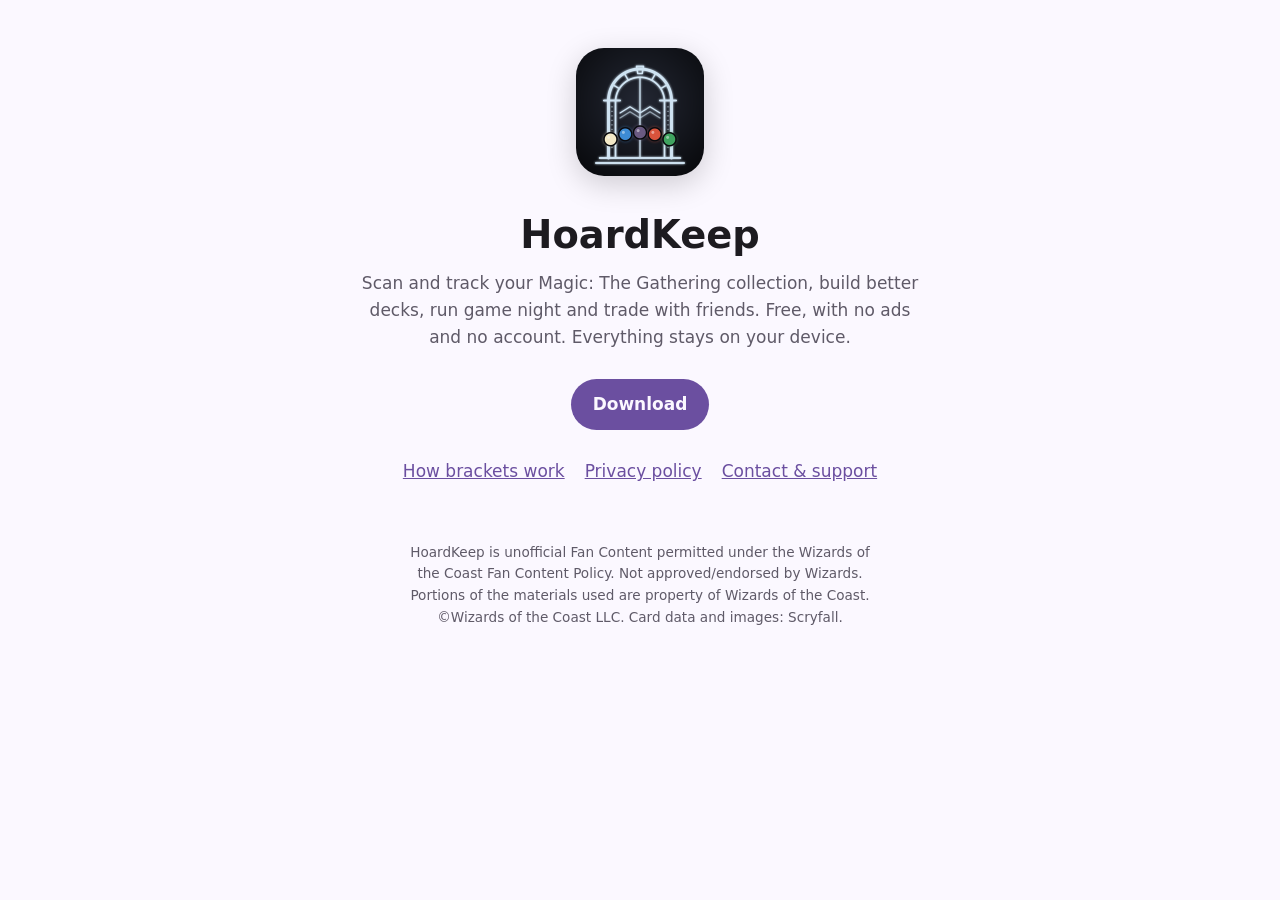
<file: docs/index.html>
<!doctype html>
<html lang="en">
<head>
<meta charset="utf-8">
<meta name="viewport" content="width=device-width, initial-scale=1">
<title>HoardKeep</title>
<meta name="description" content="A free app for your Magic: The Gathering collection, decks and game nights. No ads, no account.">
<link rel="icon" href="icon.png">
<link rel="stylesheet" href="style.css">
</head>
<body>
<main class="hero">
  <img src="icon.png" alt="HoardKeep icon" width="128" height="128">
  <h1>HoardKeep</h1>
  <p>Scan and track your Magic: The Gathering collection, build better decks, run game night and trade with friends. Free, with no ads and no account. Everything stays on your device.</p>
  <a class="button" href="https://github.com/CIbarra310/mtg-vault-releases/releases/latest">Download</a>
  <div class="links">
    <a href="brackets/">How brackets work</a>
    <a href="privacy/">Privacy policy</a>
    <a href="https://github.com/CIbarra310/mtg-vault-releases/issues">Contact &amp; support</a>
  </div>
  <p class="fine">HoardKeep is unofficial Fan Content permitted under the Wizards of the Coast Fan Content Policy. Not approved/endorsed by Wizards. Portions of the materials used are property of Wizards of the Coast. ©Wizards of the Coast LLC. Card data and images: Scryfall.</p>
</main>
</body>
</html>
</file>
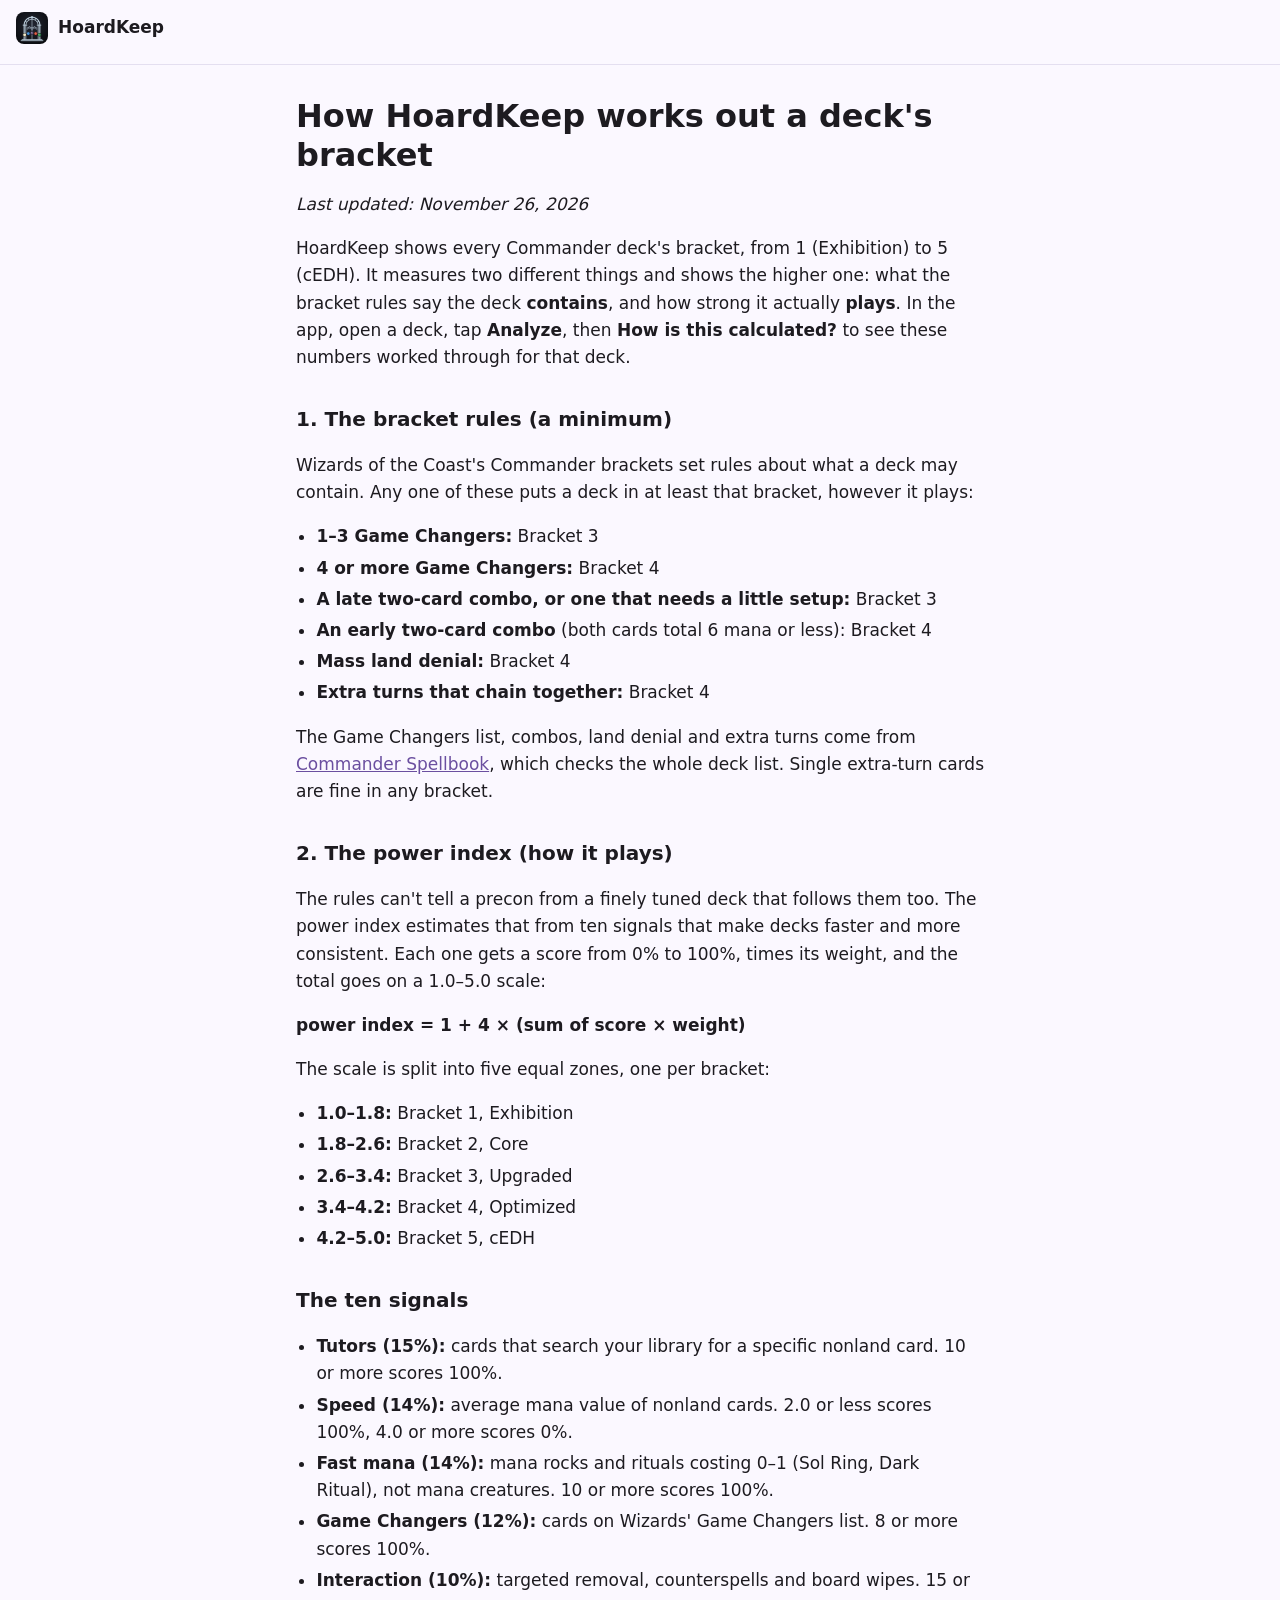
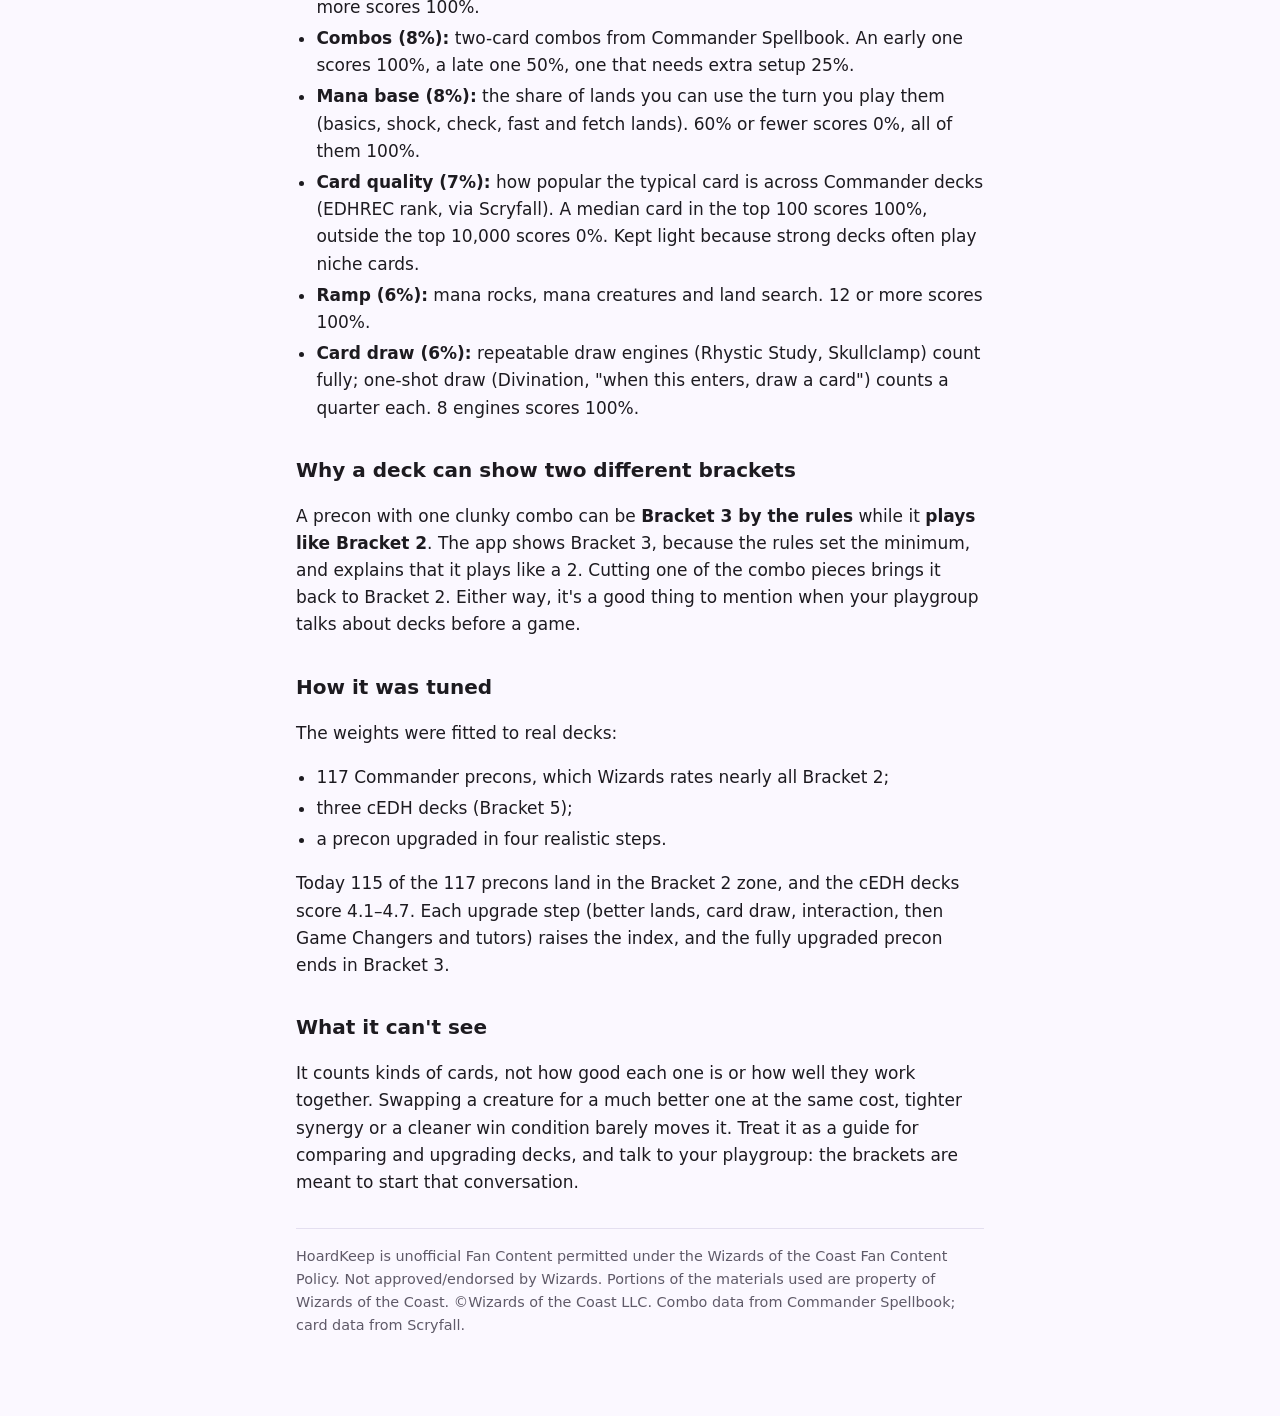
<file: docs/brackets/index.html>
<!doctype html>
<html lang="en">
<head>
<meta charset="utf-8">
<meta name="viewport" content="width=device-width, initial-scale=1">
<title>How HoardKeep works out a deck&#x27;s bracket · HoardKeep</title>
<link rel="icon" href="../icon.png">
<link rel="stylesheet" href="../style.css">
</head>
<body>
<header class="bar"><a href="../"><img src="../icon.png" alt="" width="32" height="32"> HoardKeep</a></header>
<main class="doc">
<h1>How HoardKeep works out a deck's bracket</h1>
<p><em>Last updated: November 26, 2026</em></p>
<p>HoardKeep shows every Commander deck's bracket, from 1 (Exhibition) to 5 (cEDH). It measures two different things and shows the higher one: what the bracket rules say the deck <strong>contains</strong>, and how strong it actually <strong>plays</strong>. In the app, open a deck, tap <strong>Analyze</strong>, then <strong>How is this calculated?</strong> to see these numbers worked through for that deck.</p>
<h2>1. The bracket rules (a minimum)</h2>
<p>Wizards of the Coast's Commander brackets set rules about what a deck may contain. Any one of these puts a deck in at least that bracket, however it plays:</p>
<ul><li><strong>1–3 Game Changers:</strong> Bracket 3</li><li><strong>4 or more Game Changers:</strong> Bracket 4</li><li><strong>A late two-card combo, or one that needs a little setup:</strong> Bracket 3</li><li><strong>An early two-card combo</strong> (both cards total 6 mana or less): Bracket 4</li><li><strong>Mass land denial:</strong> Bracket 4</li><li><strong>Extra turns that chain together:</strong> Bracket 4</li></ul>
<p>The Game Changers list, combos, land denial and extra turns come from <a href="https://commanderspellbook.com">Commander Spellbook</a>, which checks the whole deck list. Single extra-turn cards are fine in any bracket.</p>
<h2>2. The power index (how it plays)</h2>
<p>The rules can't tell a precon from a finely tuned deck that follows them too. The power index estimates that from ten signals that make decks faster and more consistent. Each one gets a score from 0% to 100%, times its weight, and the total goes on a 1.0–5.0 scale:</p>
<p><strong>power index = 1 + 4 × (sum of score × weight)</strong></p>
<p>The scale is split into five equal zones, one per bracket:</p>
<ul><li><strong>1.0–1.8:</strong> Bracket 1, Exhibition</li><li><strong>1.8–2.6:</strong> Bracket 2, Core</li><li><strong>2.6–3.4:</strong> Bracket 3, Upgraded</li><li><strong>3.4–4.2:</strong> Bracket 4, Optimized</li><li><strong>4.2–5.0:</strong> Bracket 5, cEDH</li></ul>
<h2>The ten signals</h2>
<ul><li><strong>Tutors (15%):</strong> cards that search your library for a specific nonland card. 10 or more scores 100%.</li><li><strong>Speed (14%):</strong> average mana value of nonland cards. 2.0 or less scores 100%, 4.0 or more scores 0%.</li><li><strong>Fast mana (14%):</strong> mana rocks and rituals costing 0–1 (Sol Ring, Dark Ritual), not mana creatures. 10 or more scores 100%.</li><li><strong>Game Changers (12%):</strong> cards on Wizards' Game Changers list. 8 or more scores 100%.</li><li><strong>Interaction (10%):</strong> targeted removal, counterspells and board wipes. 15 or more scores 100%.</li><li><strong>Combos (8%):</strong> two-card combos from Commander Spellbook. An early one scores 100%, a late one 50%, one that needs extra setup 25%.</li><li><strong>Mana base (8%):</strong> the share of lands you can use the turn you play them (basics, shock, check, fast and fetch lands). 60% or fewer scores 0%, all of them 100%.</li><li><strong>Card quality (7%):</strong> how popular the typical card is across Commander decks (EDHREC rank, via Scryfall). A median card in the top 100 scores 100%, outside the top 10,000 scores 0%. Kept light because strong decks often play niche cards.</li><li><strong>Ramp (6%):</strong> mana rocks, mana creatures and land search. 12 or more scores 100%.</li><li><strong>Card draw (6%):</strong> repeatable draw engines (Rhystic Study, Skullclamp) count fully; one-shot draw (Divination, "when this enters, draw a card") counts a quarter each. 8 engines scores 100%.</li></ul>
<h2>Why a deck can show two different brackets</h2>
<p>A precon with one clunky combo can be <strong>Bracket 3 by the rules</strong> while it <strong>plays like Bracket 2</strong>. The app shows Bracket 3, because the rules set the minimum, and explains that it plays like a 2. Cutting one of the combo pieces brings it back to Bracket 2. Either way, it's a good thing to mention when your playgroup talks about decks before a game.</p>
<h2>How it was tuned</h2>
<p>The weights were fitted to real decks:</p>
<ul><li>117 Commander precons, which Wizards rates nearly all Bracket 2;</li><li>three cEDH decks (Bracket 5);</li><li>a precon upgraded in four realistic steps.</li></ul>
<p>Today 115 of the 117 precons land in the Bracket 2 zone, and the cEDH decks score 4.1–4.7. Each upgrade step (better lands, card draw, interaction, then Game Changers and tutors) raises the index, and the fully upgraded precon ends in Bracket 3.</p>
<h2>What it can't see</h2>
<p>It counts kinds of cards, not how good each one is or how well they work together. Swapping a creature for a much better one at the same cost, tighter synergy or a cleaner win condition barely moves it. Treat it as a guide for comparing and upgrading decks, and talk to your playgroup: the brackets are meant to start that conversation.</p>
<hr>
<p>HoardKeep is unofficial Fan Content permitted under the Wizards of the Coast Fan Content Policy. Not approved/endorsed by Wizards. Portions of the materials used are property of Wizards of the Coast. ©Wizards of the Coast LLC. Combo data from Commander Spellbook; card data from Scryfall.</p>
</main>
</body>
</html>
</file>
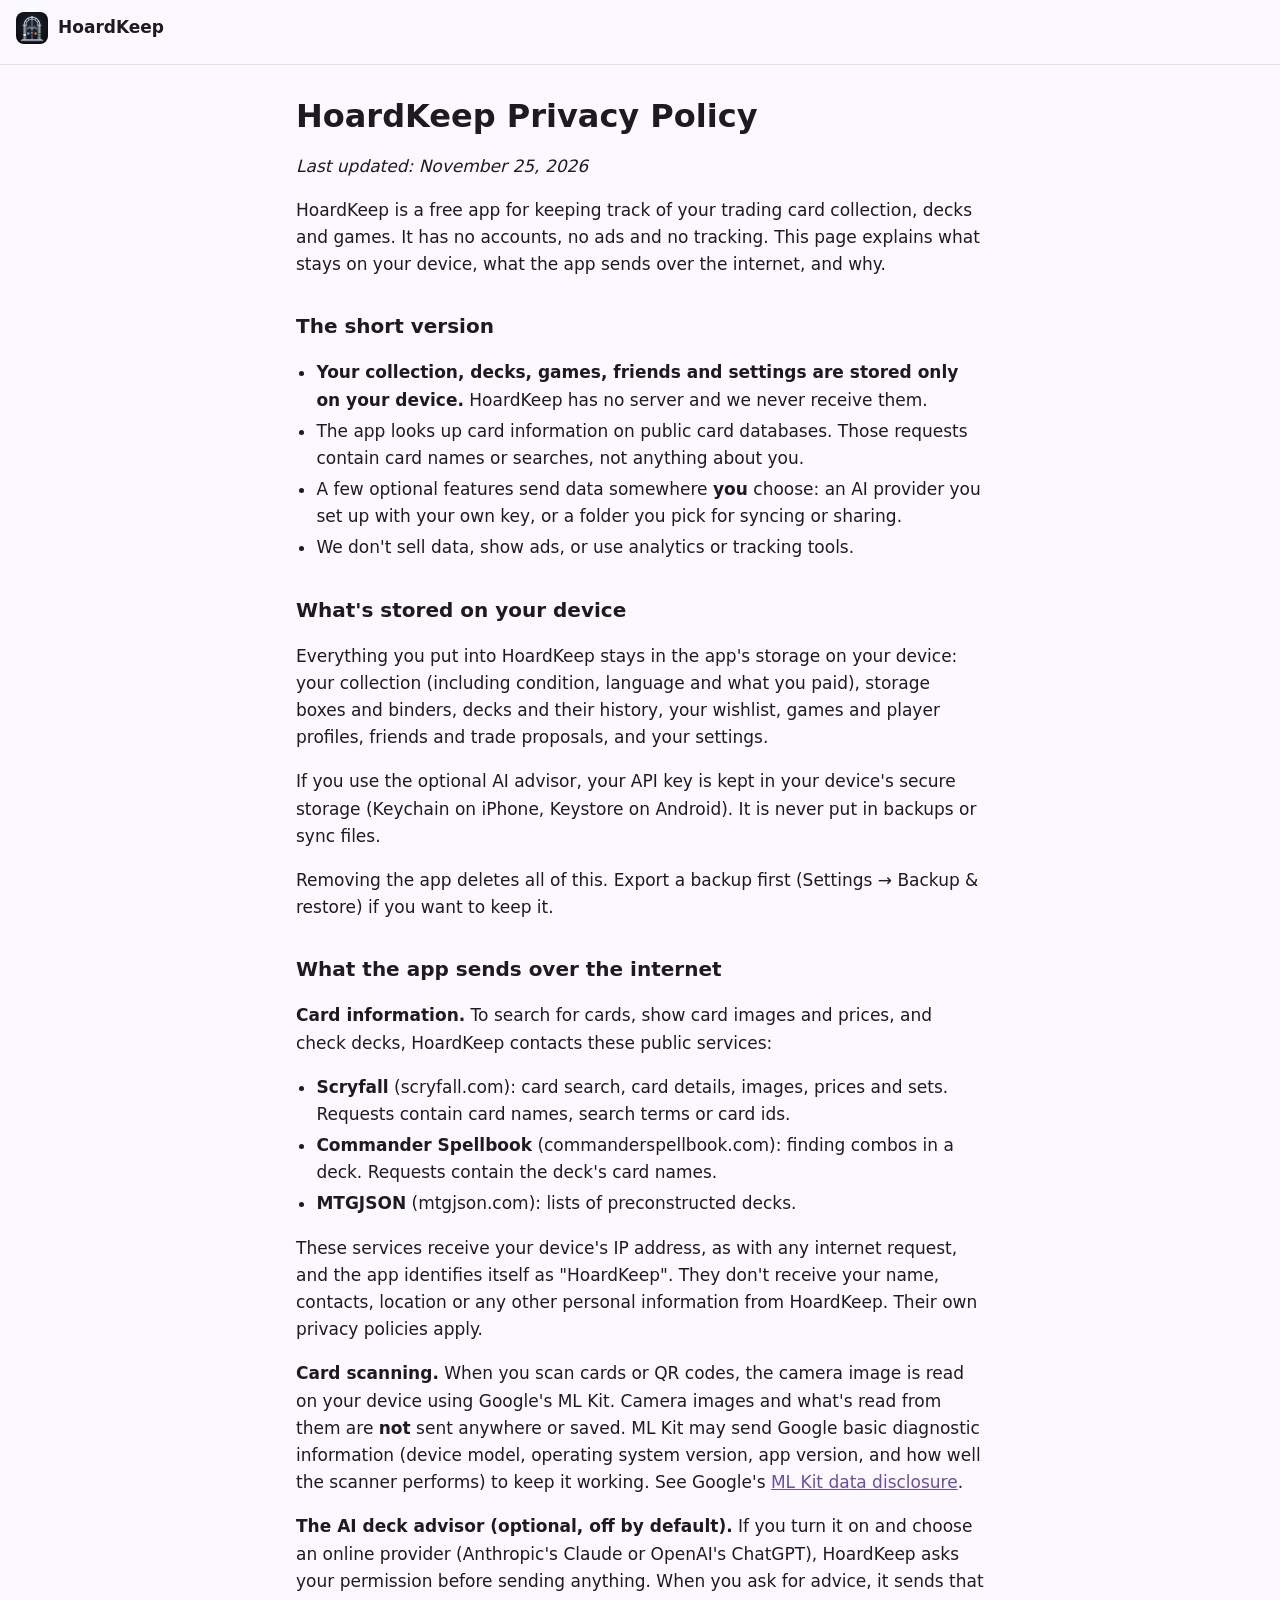
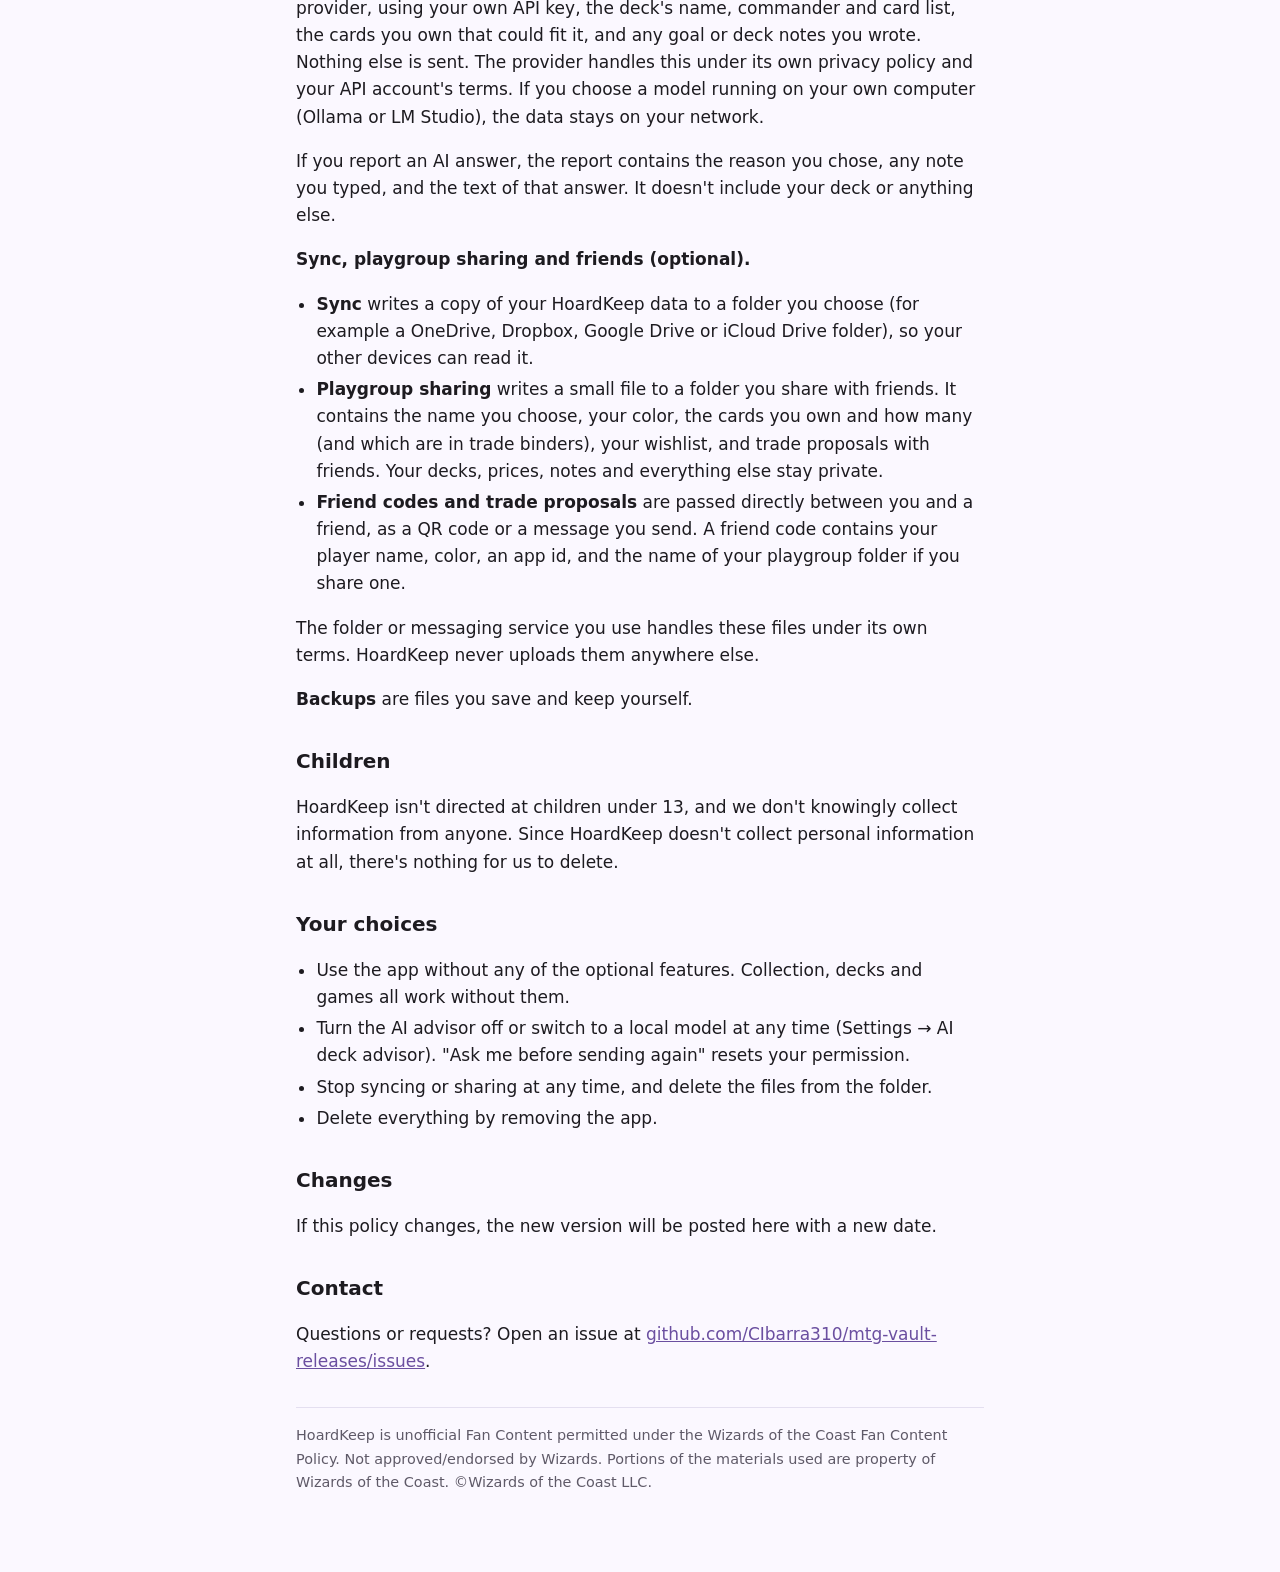
<file: docs/privacy/index.html>
<!doctype html>
<html lang="en">
<head>
<meta charset="utf-8">
<meta name="viewport" content="width=device-width, initial-scale=1">
<title>HoardKeep Privacy Policy · HoardKeep</title>
<link rel="icon" href="../icon.png">
<link rel="stylesheet" href="../style.css">
</head>
<body>
<header class="bar"><a href="../"><img src="../icon.png" alt="" width="32" height="32"> HoardKeep</a></header>
<main class="doc">
<h1>HoardKeep Privacy Policy</h1>
<p><em>Last updated: November 25, 2026</em></p>
<p>HoardKeep is a free app for keeping track of your trading card collection, decks and games. It has no accounts, no ads and no tracking. This page explains what stays on your device, what the app sends over the internet, and why.</p>
<h2>The short version</h2>
<ul><li><strong>Your collection, decks, games, friends and settings are stored only on your device.</strong> HoardKeep has no server and we never receive them.</li><li>The app looks up card information on public card databases. Those requests contain card names or searches, not anything about you.</li><li>A few optional features send data somewhere <strong>you</strong> choose: an AI provider you set up with your own key, or a folder you pick for syncing or sharing.</li><li>We don't sell data, show ads, or use analytics or tracking tools.</li></ul>
<h2>What's stored on your device</h2>
<p>Everything you put into HoardKeep stays in the app's storage on your device: your collection (including condition, language and what you paid), storage boxes and binders, decks and their history, your wishlist, games and player profiles, friends and trade proposals, and your settings.</p>
<p>If you use the optional AI advisor, your API key is kept in your device's secure storage (Keychain on iPhone, Keystore on Android). It is never put in backups or sync files.</p>
<p>Removing the app deletes all of this. Export a backup first (Settings → Backup &amp; restore) if you want to keep it.</p>
<h2>What the app sends over the internet</h2>
<p><strong>Card information.</strong> To search for cards, show card images and prices, and check decks, HoardKeep contacts these public services:</p>
<ul><li><strong>Scryfall</strong> (scryfall.com): card search, card details, images, prices and sets. Requests contain card names, search terms or card ids.</li><li><strong>Commander Spellbook</strong> (commanderspellbook.com): finding combos in a deck. Requests contain the deck's card names.</li><li><strong>MTGJSON</strong> (mtgjson.com): lists of preconstructed decks.</li></ul>
<p>These services receive your device's IP address, as with any internet request, and the app identifies itself as "HoardKeep". They don't receive your name, contacts, location or any other personal information from HoardKeep. Their own privacy policies apply.</p>
<p><strong>Card scanning.</strong> When you scan cards or QR codes, the camera image is read on your device using Google's ML Kit. Camera images and what's read from them are <strong>not</strong> sent anywhere or saved. ML Kit may send Google basic diagnostic information (device model, operating system version, app version, and how well the scanner performs) to keep it working. See Google's <a href="https://developers.google.com/ml-kit/android-data-disclosure">ML Kit data disclosure</a>.</p>
<p><strong>The AI deck advisor (optional, off by default).</strong> If you turn it on and choose an online provider (Anthropic's Claude or OpenAI's ChatGPT), HoardKeep asks your permission before sending anything. When you ask for advice, it sends that provider, using your own API key, the deck's name, commander and card list, the cards you own that could fit it, and any goal or deck notes you wrote. Nothing else is sent. The provider handles this under its own privacy policy and your API account's terms. If you choose a model running on your own computer (Ollama or LM Studio), the data stays on your network.</p>
<p>If you report an AI answer, the report contains the reason you chose, any note you typed, and the text of that answer. It doesn't include your deck or anything else.</p>
<p><strong>Sync, playgroup sharing and friends (optional).</strong></p>
<ul><li><strong>Sync</strong> writes a copy of your HoardKeep data to a folder you choose (for example a OneDrive, Dropbox, Google Drive or iCloud Drive folder), so your other devices can read it.</li><li><strong>Playgroup sharing</strong> writes a small file to a folder you share with friends. It contains the name you choose, your color, the cards you own and how many (and which are in trade binders), your wishlist, and trade proposals with friends. Your decks, prices, notes and everything else stay private.</li><li><strong>Friend codes and trade proposals</strong> are passed directly between you and a friend, as a QR code or a message you send. A friend code contains your player name, color, an app id, and the name of your playgroup folder if you share one.</li></ul>
<p>The folder or messaging service you use handles these files under its own terms. HoardKeep never uploads them anywhere else.</p>
<p><strong>Backups</strong> are files you save and keep yourself.</p>
<h2>Children</h2>
<p>HoardKeep isn't directed at children under 13, and we don't knowingly collect information from anyone. Since HoardKeep doesn't collect personal information at all, there's nothing for us to delete.</p>
<h2>Your choices</h2>
<ul><li>Use the app without any of the optional features. Collection, decks and games all work without them.</li><li>Turn the AI advisor off or switch to a local model at any time (Settings → AI deck advisor). "Ask me before sending again" resets your permission.</li><li>Stop syncing or sharing at any time, and delete the files from the folder.</li><li>Delete everything by removing the app.</li></ul>
<h2>Changes</h2>
<p>If this policy changes, the new version will be posted here with a new date.</p>
<h2>Contact</h2>
<p>Questions or requests? Open an issue at <a href="https://github.com/CIbarra310/mtg-vault-releases/issues">github.com/CIbarra310/mtg-vault-releases/issues</a>.</p>
<hr>
<p>HoardKeep is unofficial Fan Content permitted under the Wizards of the Coast Fan Content Policy. Not approved/endorsed by Wizards. Portions of the materials used are property of Wizards of the Coast. ©Wizards of the Coast LLC.</p>
</main>
</body>
</html>
</file>
<file: docs/style.css>
:root {
  --bg: #fbf8ff;
  --surface: #ffffff;
  --text: #1d1b20;
  --muted: #5f5a68;
  --accent: #6b4fa0;
  --line: #e4dff0;
}
@media (prefers-color-scheme: dark) {
  :root {
    --bg: #141218;
    --surface: #1d1b22;
    --text: #e8e0ef;
    --muted: #b3abbe;
    --accent: #cfbcff;
    --line: #36313f;
  }
}
* { box-sizing: border-box; }
body {
  margin: 0;
  background: var(--bg);
  color: var(--text);
  font: 17px/1.6 system-ui, -apple-system, "Segoe UI", Roboto, sans-serif;
}
a { color: var(--accent); }
.bar {
  border-bottom: 1px solid var(--line);
  padding: 12px 16px;
}
.bar a {
  display: inline-flex; align-items: center; gap: 10px;
  color: var(--text); text-decoration: none; font-weight: 600;
}
.bar img { border-radius: 8px; }
main { max-width: 720px; margin: 0 auto; padding: 24px 16px 64px; }
.doc h1 { font-size: 2rem; line-height: 1.2; margin: 8px 0 4px; }
.doc h2 { font-size: 1.25rem; margin: 32px 0 8px; }
.doc ul { padding-left: 1.2em; }
.doc li { margin: 4px 0; }
.doc hr { border: 0; border-top: 1px solid var(--line); margin: 32px 0 16px; }
.doc hr + p { color: var(--muted); font-size: 0.9rem; }
.hero { text-align: center; padding-top: 48px; }
.hero img { border-radius: 28px; box-shadow: 0 8px 30px rgba(0,0,0,.18); }
.hero h1 { font-size: 2.4rem; margin: 20px 0 4px; }
.hero p { color: var(--muted); margin: 0 auto 28px; max-width: 34em; }
.button {
  display: inline-block; padding: 12px 22px; border-radius: 999px;
  background: var(--accent); color: var(--bg); text-decoration: none; font-weight: 600;
}
.links { margin-top: 28px; display: flex; gap: 20px; justify-content: center; flex-wrap: wrap; }
.hero .fine { color: var(--muted); font-size: 0.85rem; margin-top: 56px; text-align: center; }
</file>
